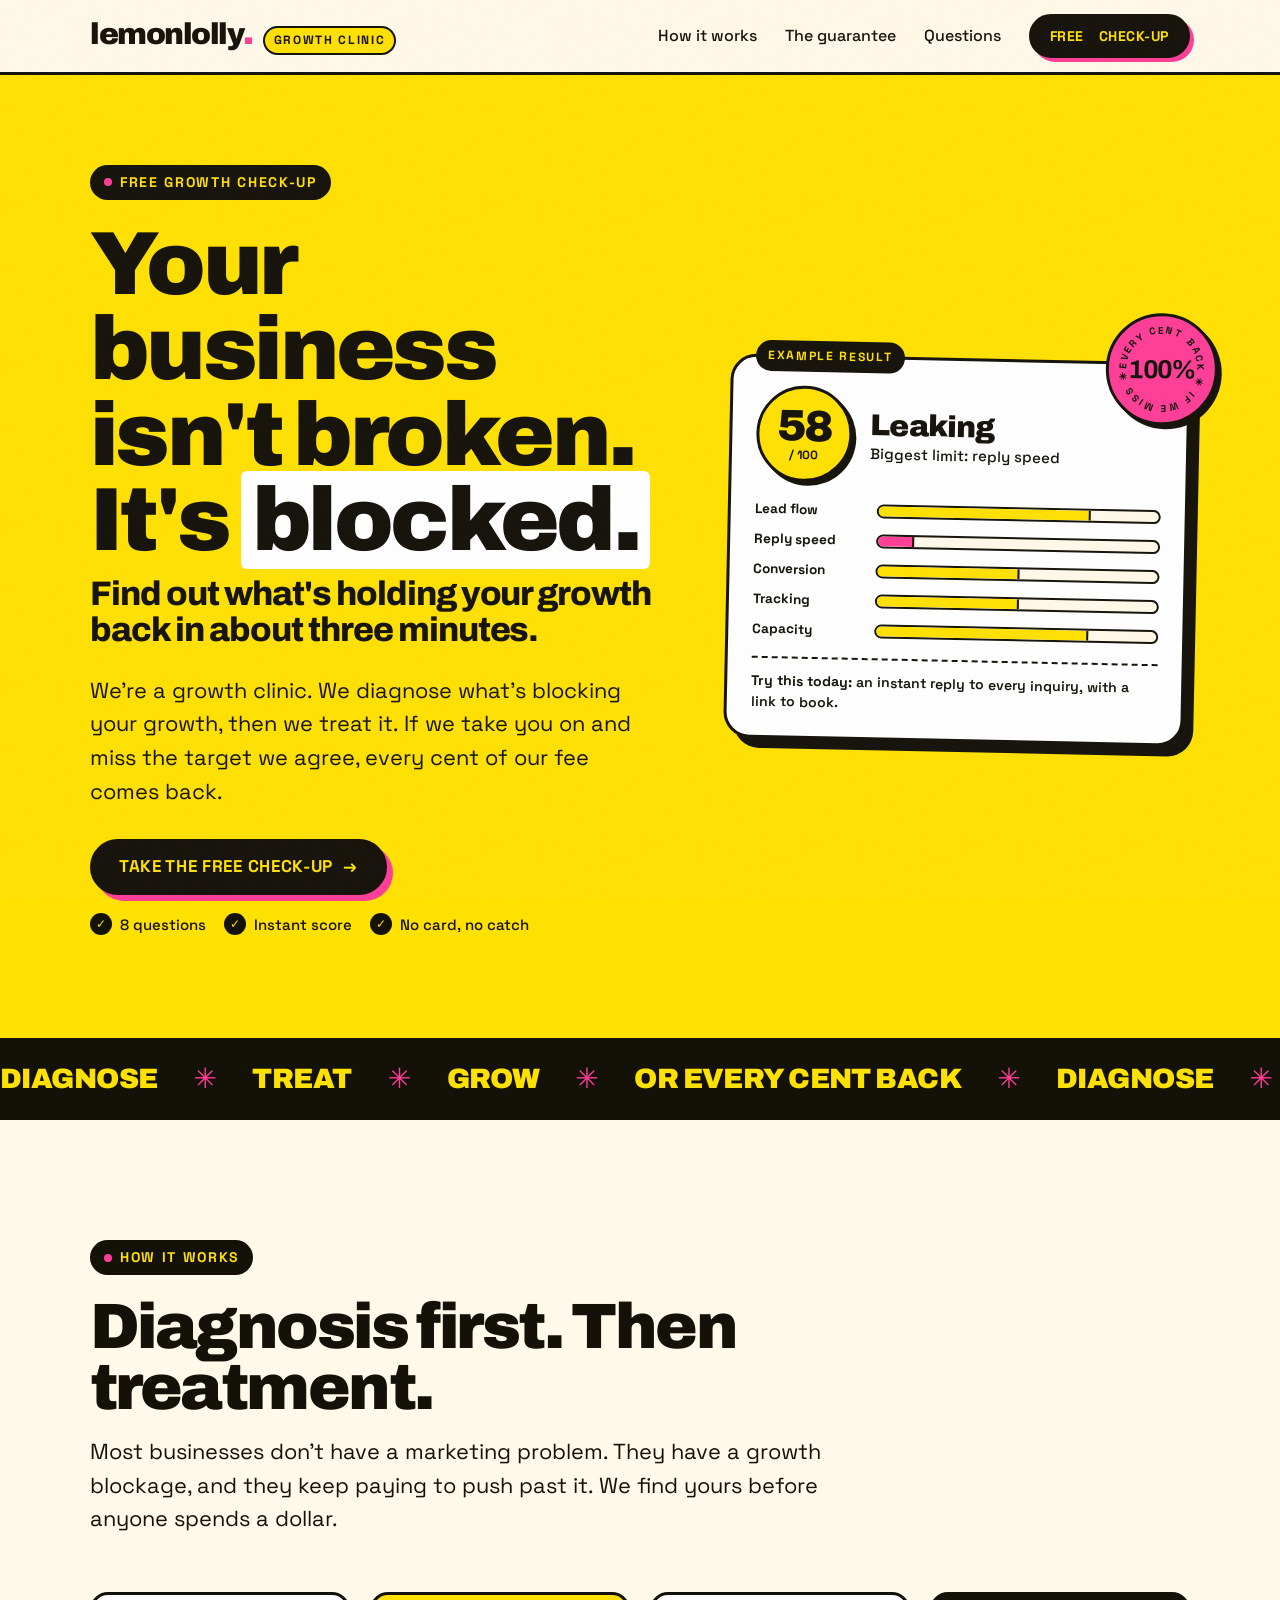
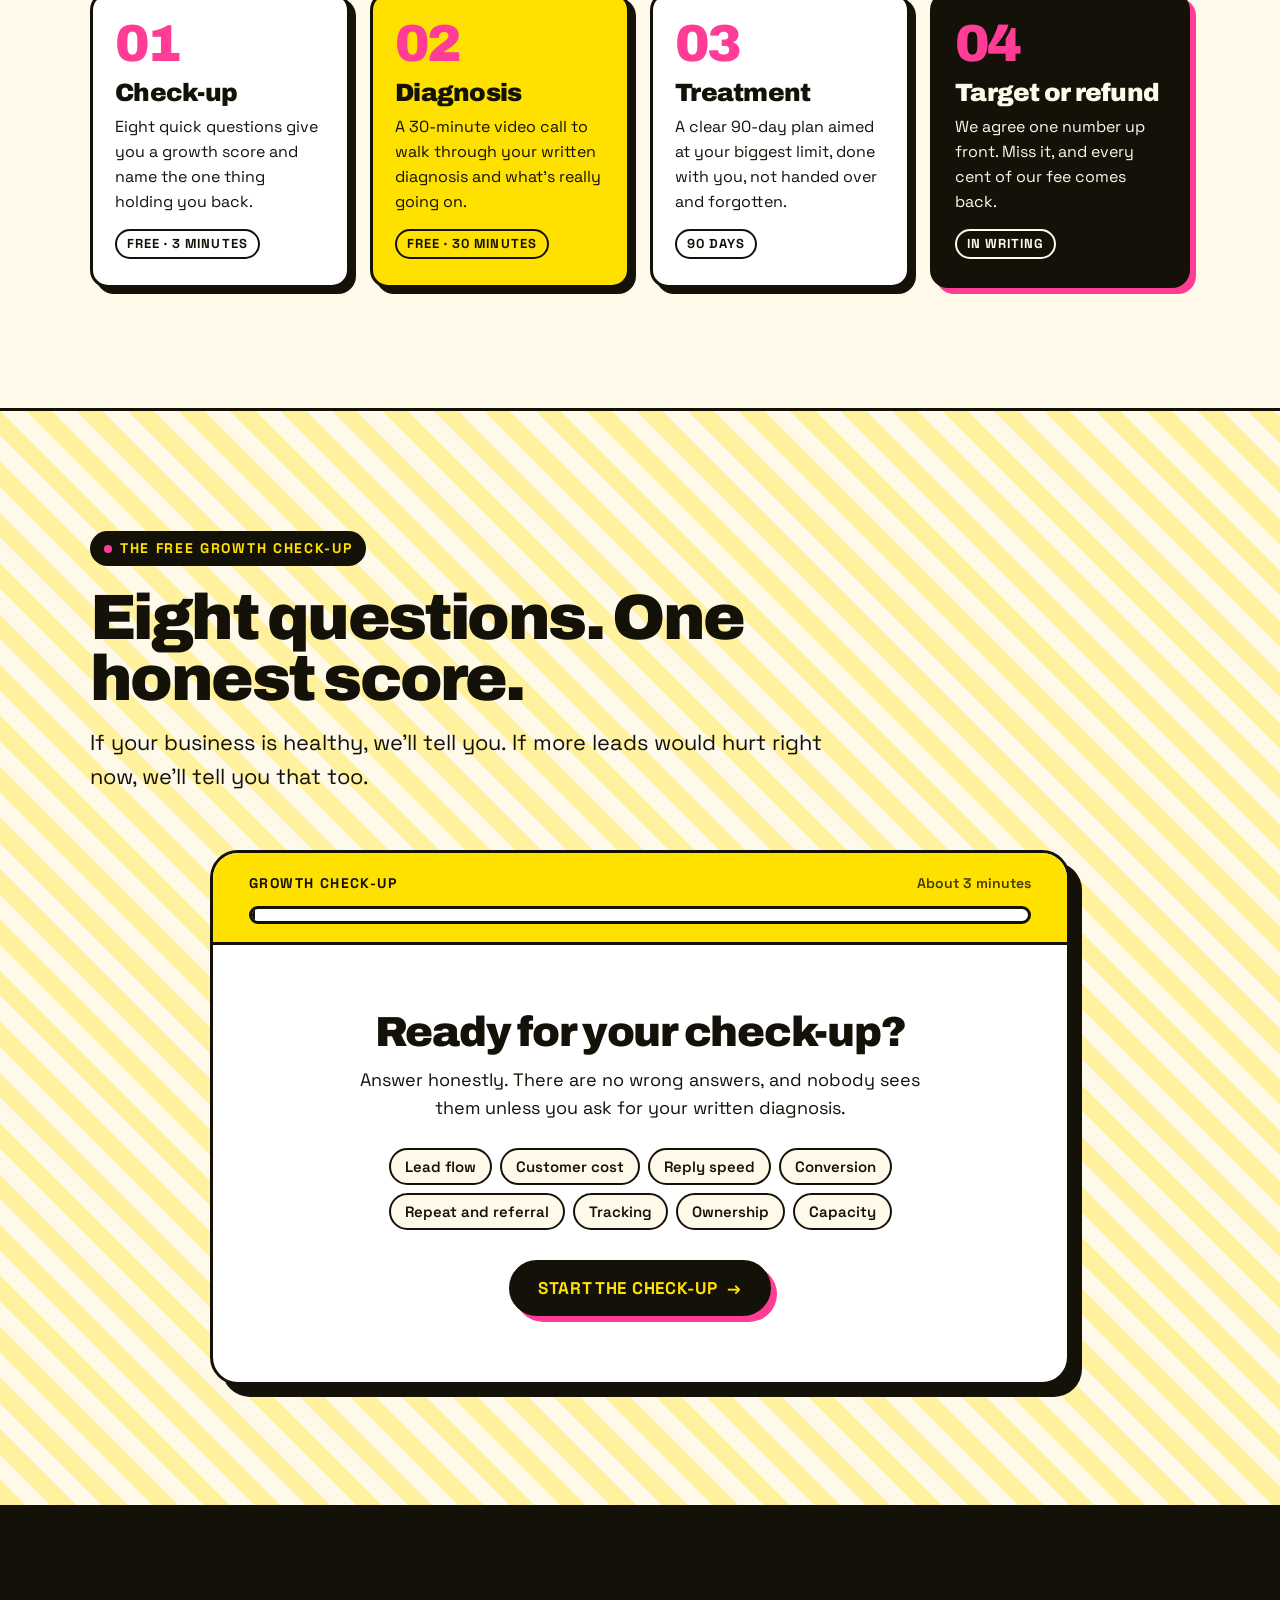
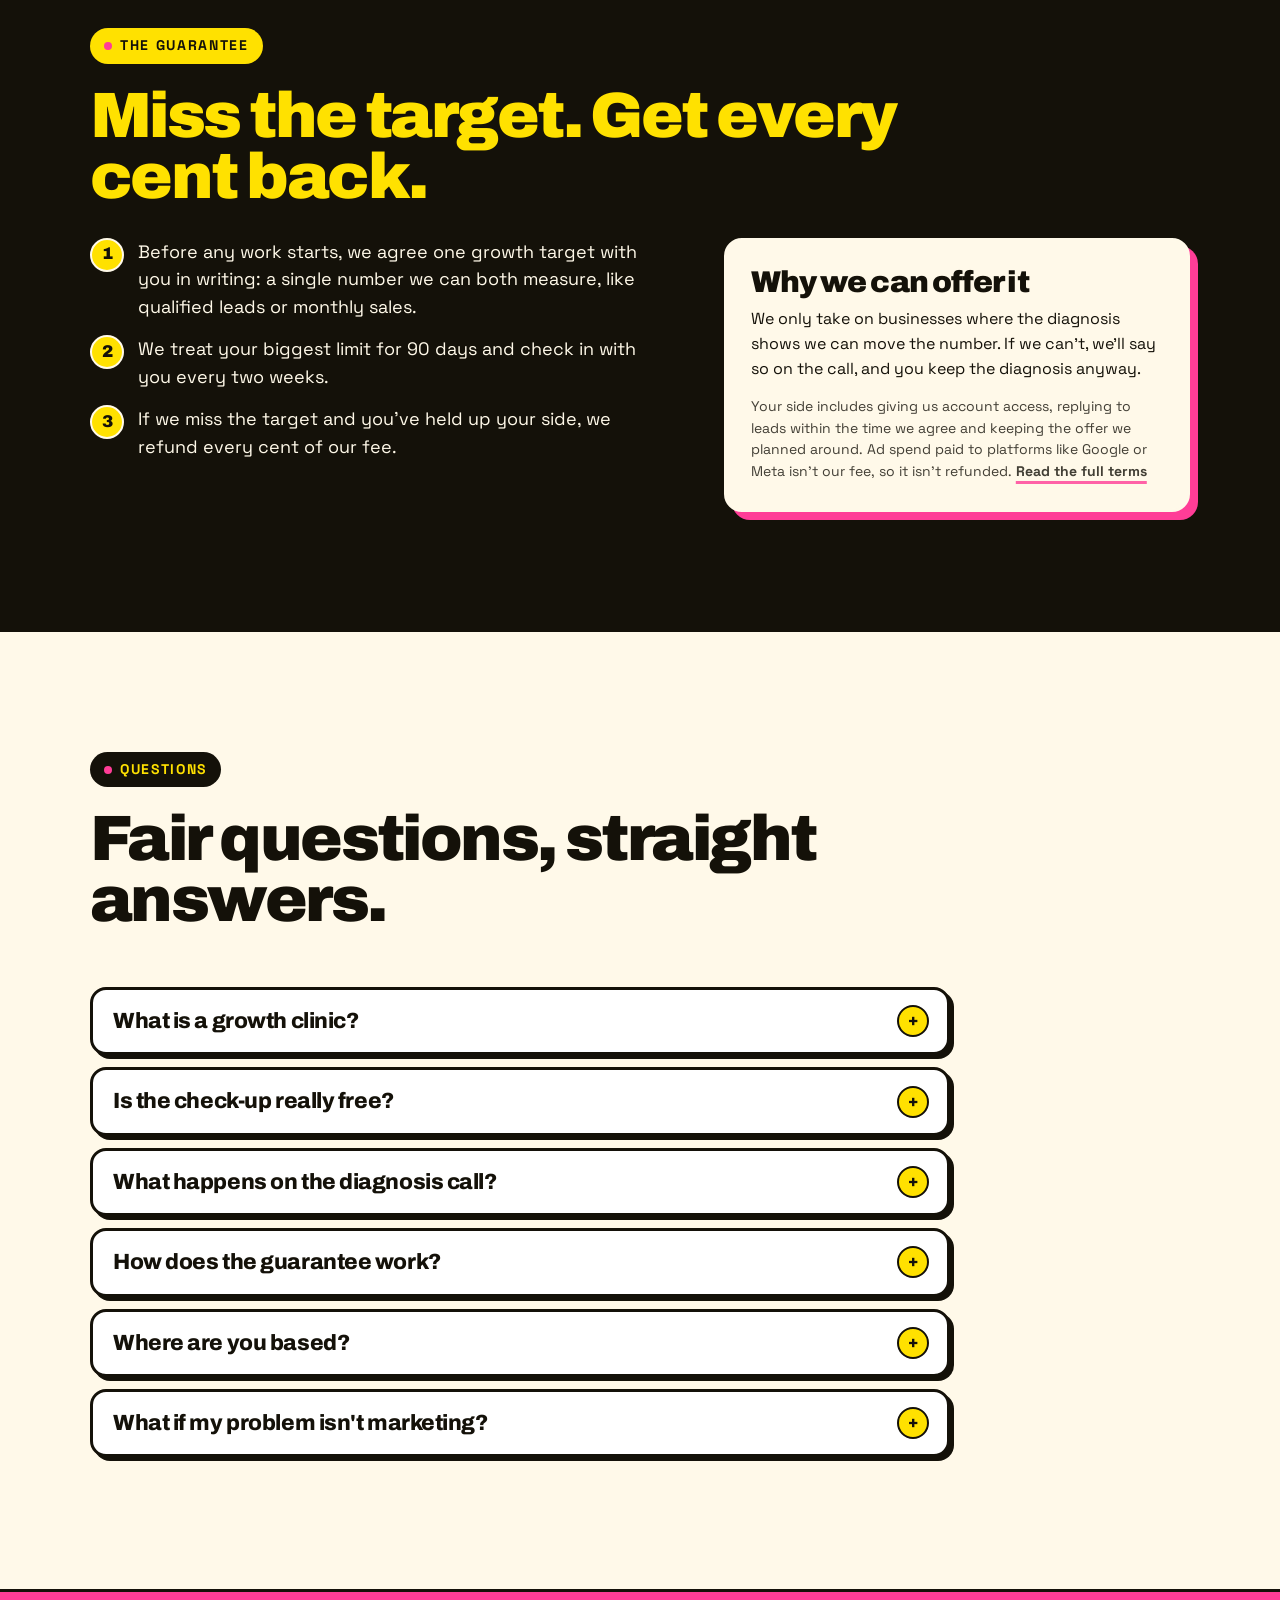
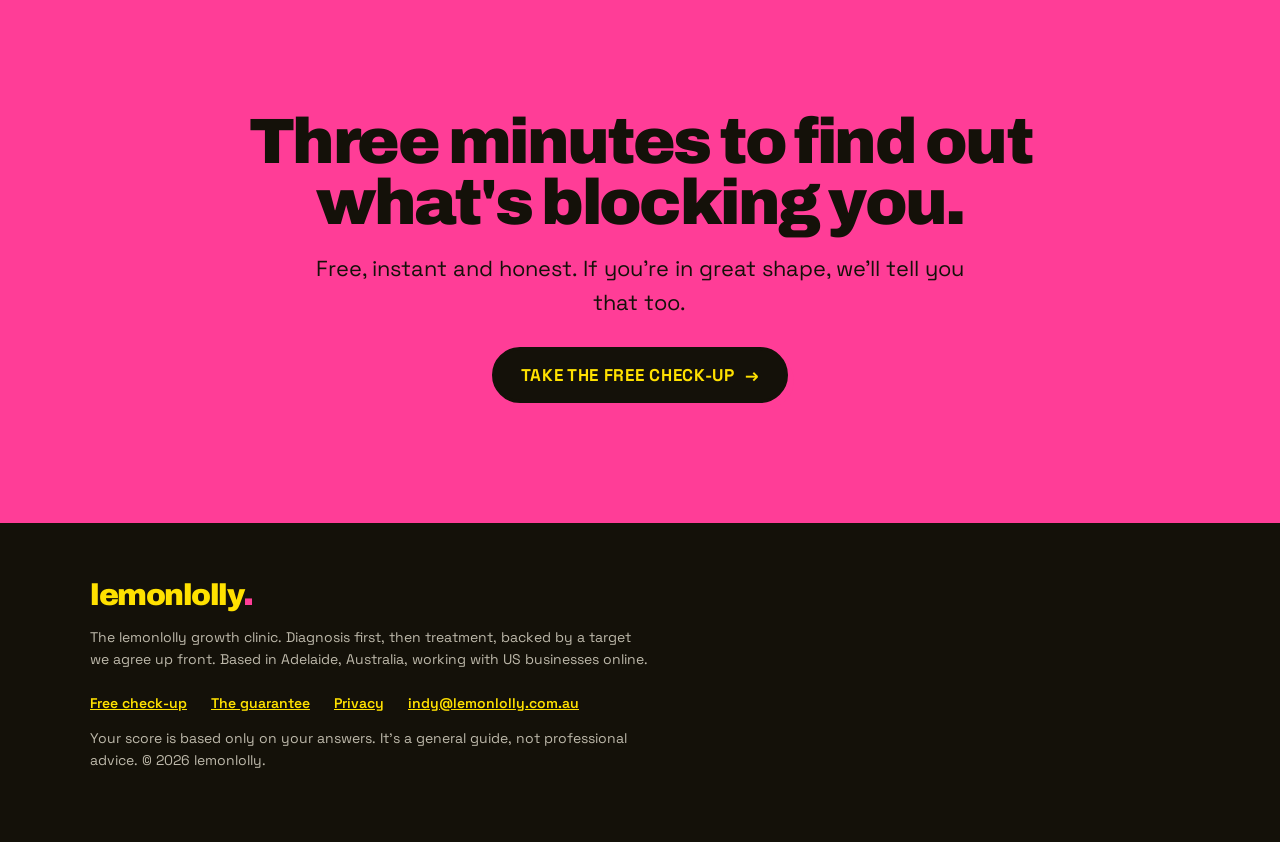
<file: index.html>
<!DOCTYPE html>
<html lang="en-US">
<head>
<meta charset="utf-8">
<meta name="viewport" content="width=device-width, initial-scale=1">
<title>Free growth check-up: find what's blocking your growth | lemonlolly growth clinic</title>
<meta name="description" content="Eight questions, about three minutes, an instant growth score and the one thing holding your business back. Then a plan to treat it, backed by a target we agree up front.">
<link rel="canonical" href="https://www.lemonlolly.vip/">
<meta property="og:type" content="website">
<meta property="og:title" content="Your business isn't broken. It's blocked. Free growth check-up">
<meta property="og:description" content="An instant growth score and the one thing holding your business back. Free, about three minutes.">
<meta property="og:url" content="https://www.lemonlolly.vip/">
<meta name="twitter:card" content="summary">
<meta name="theme-color" content="#FFE100">
<link rel="icon" href="/favicon.svg" type="image/svg+xml">
<link rel="preconnect" href="https://fonts.googleapis.com">
<link rel="preconnect" href="https://fonts.gstatic.com" crossorigin>
<link href="https://fonts.googleapis.com/css2?family=Archivo:wght@500;600;700;800;900&family=Space+Grotesk:wght@400;500;600;700&display=swap" rel="stylesheet">
<link rel="stylesheet" href="/styles.css">

<!-- Google Ads tag (lemonlolly account AW-18373661137). Conversion labels live in /app.js CONFIG. -->
<script async src="https://www.googletagmanager.com/gtag/js?id=AW-18373661137"></script>
<script>
  window.dataLayer = window.dataLayer || [];
  function gtag(){dataLayer.push(arguments);}
  gtag('js', new Date());
  gtag('config', 'AW-18373661137');
</script>

<script type="application/ld+json">
{
  "@context":"https://schema.org",
  "@type":"FAQPage",
  "mainEntity":[
    {"@type":"Question","name":"What is a growth clinic?","acceptedAnswer":{"@type":"Answer","text":"It's where businesses go when growth stalls. We diagnose what's blocking your growth, prescribe a 90-day plan to treat it, and back it with a target we agree up front."}},
    {"@type":"Question","name":"Is the check-up really free?","acceptedAnswer":{"@type":"Answer","text":"Yes. No card and no catch. You see your score the moment you finish."}},
    {"@type":"Question","name":"How does the guarantee work?","acceptedAnswer":{"@type":"Answer","text":"Before we start, we agree one measurable target with you. If we miss it in 90 days and you've done your part, every cent of our fee comes back. Ad spend paid to platforms like Google or Meta isn't our fee, so it isn't refunded."}}
  ]
}
</script>
</head>
<body>
<a class="skip" href="#checkup">Skip to the check-up</a>

<header class="site-head">
  <div class="wrap">
    <a class="brand" href="/" aria-label="lemonlolly growth clinic, home">
      <span class="wordmark">lemonlolly<span class="pinkdot">.</span></span>
      <span class="brand-tag">Growth clinic</span>
    </a>
    <nav class="nav" aria-label="Main">
      <a href="#how">How it works</a>
      <a href="#guarantee">The guarantee</a>
      <a href="#faq">Questions</a>
      <a class="btn btn-ink" href="#checkup" data-start><span class="long">Free&nbsp;</span>check-up</a>
    </nav>
  </div>
</header>

<main>
<section class="hero">
  <div class="wrap hero-grid">
    <div>
      <span class="eyebrow">Free growth check-up</span>
      <h1>Your business isn't broken. It's <span class="hl">blocked.</span></h1>
      <span class="sub">Find out what's holding your growth back in about three minutes.</span>
      <p class="lead">We're a growth clinic. We diagnose what's blocking your growth, then we treat it. If we take you on and miss the target we agree, every cent of our fee comes back.</p>
      <div class="btn-row">
        <a class="btn btn-ink" href="#checkup" data-start>Take the free check-up <span class="arr" aria-hidden="true">→</span></a>
      </div>
      <div class="micro"><span>8 questions</span><span>Instant score</span><span>No card, no catch</span></div>
    </div>

    <div class="eg" aria-label="Example result">
      <span class="eg-pill">Example result</span>
      <div class="seal" aria-hidden="true">
        <svg viewBox="0 0 100 100"><defs><path id="sealRing" d="M50,50 m-38,0 a38,38 0 1,1 76,0 a38,38 0 1,1 -76,0"/></defs><text font-family="Space Grotesk,sans-serif" font-weight="700" font-size="10.5" letter-spacing="2.2" fill="#141109"><textPath href="#sealRing">EVERY CENT BACK ✳ IF WE MISS ✳</textPath></text></svg>
        <b>100%</b>
      </div>
      <div class="eg-top">
        <div class="eg-score"><div><b>58</b><small>/ 100</small></div></div>
        <div class="eg-verdict">Leaking<span>Biggest limit: reply speed</span></div>
      </div>
      <div class="eg-bars">
        <div class="eg-row"><span>Lead flow</span><i style="--v:75%"></i></div>
        <div class="eg-row low"><span>Reply speed</span><i style="--v:12%"></i></div>
        <div class="eg-row"><span>Conversion</span><i style="--v:50%"></i></div>
        <div class="eg-row"><span>Tracking</span><i style="--v:50%"></i></div>
        <div class="eg-row"><span>Capacity</span><i style="--v:75%"></i></div>
      </div>
      <div class="eg-foot"><b>Try this today:</b> an instant reply to every inquiry, with a link to book.</div>
    </div>
  </div>
</section>

<div class="ticker" aria-hidden="true">
  <div class="ticker-track">
    <span>Diagnose</span><span>Treat</span><span>Grow</span><span>Or every cent back</span>
    <span>Diagnose</span><span>Treat</span><span>Grow</span><span>Or every cent back</span>
    <span>Diagnose</span><span>Treat</span><span>Grow</span><span>Or every cent back</span>
    <span>Diagnose</span><span>Treat</span><span>Grow</span><span>Or every cent back</span>
  </div>
</div>

<section class="sec" id="how">
  <div class="wrap">
    <div class="sec-head">
      <span class="eyebrow">How it works</span>
      <h2>Diagnosis first. Then treatment.</h2>
      <p class="lead">Most businesses don't have a marketing problem. They have a growth blockage, and they keep paying to push past it. We find yours before anyone spends a dollar.</p>
    </div>
    <ol class="steps">
      <li class="step"><span class="n">01</span><h3>Check-up</h3><p>Eight quick questions give you a growth score and name the one thing holding you back.</p><span class="when">Free · 3 minutes</span></li>
      <li class="step"><span class="n">02</span><h3>Diagnosis</h3><p>A 30-minute video call to walk through your written diagnosis and what's really going on.</p><span class="when">Free · 30 minutes</span></li>
      <li class="step"><span class="n">03</span><h3>Treatment</h3><p>A clear 90-day plan aimed at your biggest limit, done with you, not handed over and forgotten.</p><span class="when">90 days</span></li>
      <li class="step"><span class="n">04</span><h3>Target or refund</h3><p>We agree one number up front. Miss it, and every cent of our fee comes back.</p><span class="when">In writing</span></li>
    </ol>
  </div>
</section>

<section class="sec check-sec" id="checkup" aria-labelledby="check-title">
  <div class="wrap">
    <div class="sec-head">
      <span class="eyebrow">The free growth check-up</span>
      <h2 id="check-title">Eight questions. One honest score.</h2>
      <p class="lead">If your business is healthy, we'll tell you. If more leads would hurt right now, we'll tell you that too.</p>
    </div>
    <div class="app" id="app">
      <div class="app-head">
        <div class="app-meta"><span id="stepLabel">Growth check-up</span><span class="time" id="timeLeft">About 3 minutes</span></div>
        <div class="progress" role="progressbar" aria-label="Check-up progress" aria-valuemin="0" aria-valuemax="100" aria-valuenow="0"><i id="bar"></i></div>
      </div>
      <div class="app-body" id="appBody" aria-live="polite">
        <noscript><p>The check-up needs JavaScript. Turn it on, or email <a class="textlink" href="mailto:indy@lemonlolly.com.au">indy@lemonlolly.com.au</a> and we'll send it to you.</p></noscript>
      </div>
    </div>
  </div>
</section>

<section class="sec guarantee" id="guarantee">
  <div class="wrap">
    <span class="eyebrow">The guarantee</span>
    <h2>Miss the target. Get every cent back.</h2>
    <div class="g-grid">
      <ul class="g-list">
        <li><b>1</b><span>Before any work starts, we agree one growth target with you in writing: a single number we can both measure, like qualified leads or monthly sales.</span></li>
        <li><b>2</b><span>We treat your biggest limit for 90 days and check in with you every two weeks.</span></li>
        <li><b>3</b><span>If we miss the target and you've held up your side, we refund every cent of our fee.</span></li>
      </ul>
      <div class="g-card">
        <h3>Why we can offer it</h3>
        <p>We only take on businesses where the diagnosis shows we can move the number. If we can't, we'll say so on the call, and you keep the diagnosis anyway.</p>
        <p class="fine">Your side includes giving us account access, replying to leads within the time we agree and keeping the offer we planned around. Ad spend paid to platforms like Google or Meta isn't our fee, so it isn't refunded. <a class="textlink" href="/guarantee">Read the full terms</a></p>
      </div>
    </div>
  </div>
</section>

<section class="sec" id="faq">
  <div class="wrap">
    <div class="sec-head">
      <span class="eyebrow">Questions</span>
      <h2>Fair questions, straight answers.</h2>
    </div>
    <div class="faq">
      <details><summary>What is a growth clinic?</summary><p>It's where businesses go when growth stalls. We don't start by selling you a package. We diagnose what's blocking your growth, prescribe a 90-day plan to treat it, and back it with a target we agree up front.</p></details>
      <details><summary>Is the check-up really free?</summary><p>Yes. No card and no catch. You see your score the moment you finish. We only ask for your email if you want the written diagnosis or a call.</p></details>
      <details><summary>What happens on the diagnosis call?</summary><p>It's a 30-minute video call. We walk through your written diagnosis, dig into your biggest limit and show you the plan we'd prescribe. If we're not the right fit, we'll tell you, and you keep the diagnosis.</p></details>
      <details><summary>How does the guarantee work?</summary><p>We agree one measurable target before we start. If we miss it within 90 days and you've done your part, every cent of our fee comes back. Ad spend paid to platforms like Google or Meta isn't our fee, so it isn't refunded. <a class="textlink" href="/guarantee">Read the full terms</a>.</p></details>
      <details><summary>Where are you based?</summary><p>Our team is in Adelaide, Australia, and has been helping businesses grow since 2014. Everything runs online, and diagnosis calls are booked in your afternoon, shown in your own time zone.</p></details>
      <details><summary>What if my problem isn't marketing?</summary><p>Then we'll say so. If your business can't handle more customers yet, the check-up will show it, and we'll tell you to fix delivery before paying for a single extra lead.</p></details>
    </div>
  </div>
</section>

<section class="sec cta-band">
  <div class="wrap">
    <h2>Three minutes to find out what's blocking you.</h2>
    <p class="lead">Free, instant and honest. If you're in great shape, we'll tell you that too.</p>
    <div class="btn-row"><a class="btn btn-ink" href="#checkup" data-start>Take the free check-up <span class="arr" aria-hidden="true">→</span></a></div>
  </div>
</section>
</main>

<footer class="site-foot">
  <div class="wrap">
    <a class="wordmark" href="/">lemonlolly<span class="pinkdot">.</span></a>
    <p>The lemonlolly growth clinic. Diagnosis first, then treatment, backed by a target we agree up front. Based in Adelaide, Australia, working with US businesses online.</p>
    <div class="flinks">
      <a href="#checkup">Free check-up</a>
      <a href="/guarantee">The guarantee</a>
      <a href="/privacy">Privacy</a>
      <a href="mailto:indy@lemonlolly.com.au">indy@lemonlolly.com.au</a>
    </div>
    <p>Your score is based only on your answers. It's a general guide, not professional advice. © 2026 lemonlolly.</p>
  </div>
</footer>

<script src="/app.js"></script>
</body>
</html>
</file>
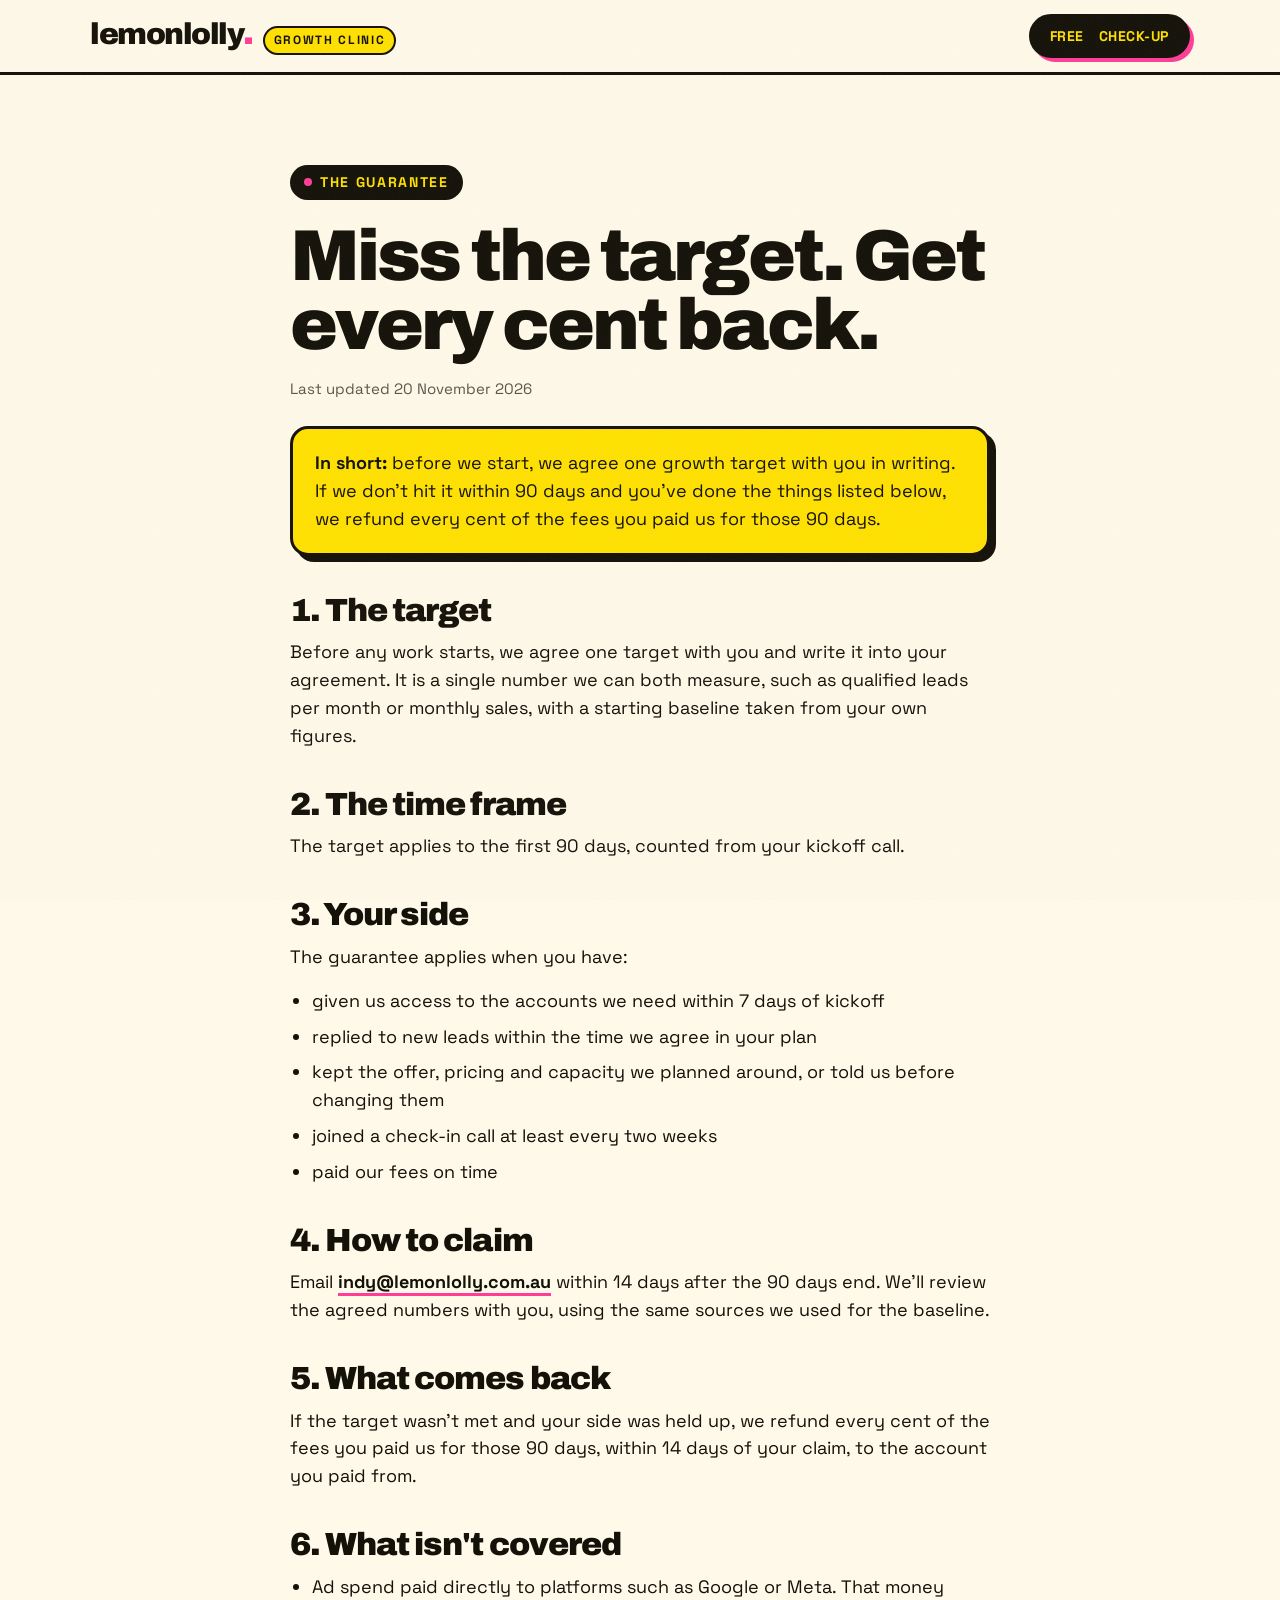
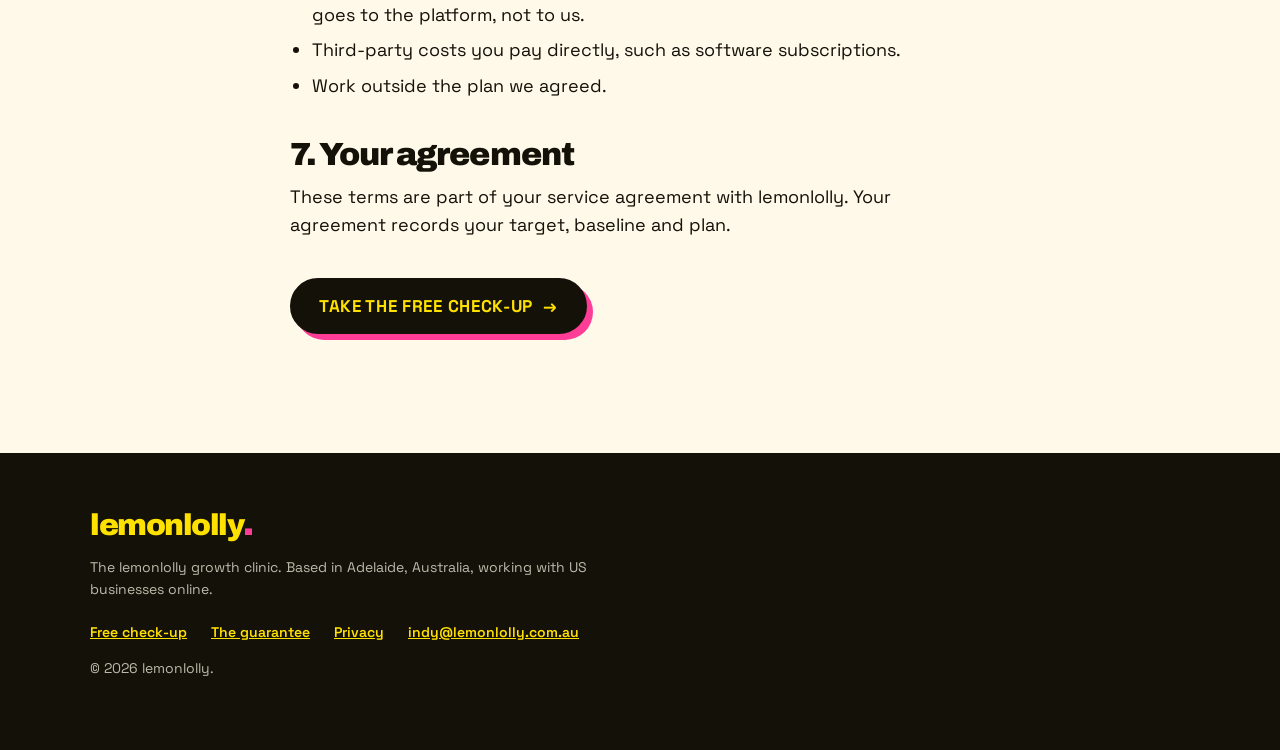
<file: guarantee.html>
<!DOCTYPE html>
<html lang="en-US">
<head>
<meta charset="utf-8">
<meta name="viewport" content="width=device-width, initial-scale=1">
<title>The growth clinic guarantee: full terms | lemonlolly</title>
<meta name="description" content="If we take you on and miss the growth target we agree, every cent of our fee comes back. Here's exactly how the guarantee works.">
<link rel="canonical" href="https://www.lemonlolly.vip/guarantee">
<meta property="og:title" content="The growth clinic guarantee | lemonlolly">
<meta property="og:description" content="Miss the target we agree, get every cent of our fee back. The full terms.">
<meta property="og:url" content="https://www.lemonlolly.vip/guarantee">
<meta name="theme-color" content="#FFE100">
<link rel="icon" href="/favicon.svg" type="image/svg+xml">
<link rel="preconnect" href="https://fonts.googleapis.com">
<link rel="preconnect" href="https://fonts.gstatic.com" crossorigin>
<link href="https://fonts.googleapis.com/css2?family=Archivo:wght@500;600;700;800;900&family=Space+Grotesk:wght@400;500;600;700&display=swap" rel="stylesheet">
<link rel="stylesheet" href="/styles.css">
<script async src="https://www.googletagmanager.com/gtag/js?id=AW-18373661137"></script>
<script>window.dataLayer=window.dataLayer||[];function gtag(){dataLayer.push(arguments);}gtag('js',new Date());gtag('config','AW-18373661137');</script>
</head>
<body>
<header class="site-head">
  <div class="wrap">
    <a class="brand" href="/" aria-label="lemonlolly growth clinic, home">
      <span class="wordmark">lemonlolly<span class="pinkdot">.</span></span>
      <span class="brand-tag">Growth clinic</span>
    </a>
    <nav class="nav" aria-label="Main"><a class="btn btn-ink" href="/#checkup"><span class="long">Free&nbsp;</span>check-up</a></nav>
  </div>
</header>

<main class="doc">
  <span class="eyebrow">The guarantee</span>
  <h1>Miss the target. Get every cent back.</h1>
  <p class="updated">Last updated 20 November 2026</p>
  <div class="box"><p><b>In short:</b> before we start, we agree one growth target with you in writing. If we don't hit it within 90 days and you've done the things listed below, we refund every cent of the fees you paid us for those 90 days.</p></div>

  <h2>1. The target</h2>
  <p>Before any work starts, we agree one target with you and write it into your agreement. It is a single number we can both measure, such as qualified leads per month or monthly sales, with a starting baseline taken from your own figures.</p>

  <h2>2. The time frame</h2>
  <p>The target applies to the first 90 days, counted from your kickoff call.</p>

  <h2>3. Your side</h2>
  <p>The guarantee applies when you have:</p>
  <ul>
    <li>given us access to the accounts we need within 7 days of kickoff</li>
    <li>replied to new leads within the time we agree in your plan</li>
    <li>kept the offer, pricing and capacity we planned around, or told us before changing them</li>
    <li>joined a check-in call at least every two weeks</li>
    <li>paid our fees on time</li>
  </ul>

  <h2>4. How to claim</h2>
  <p>Email <a class="textlink" href="mailto:indy@lemonlolly.com.au">indy@lemonlolly.com.au</a> within 14 days after the 90 days end. We'll review the agreed numbers with you, using the same sources we used for the baseline.</p>

  <h2>5. What comes back</h2>
  <p>If the target wasn't met and your side was held up, we refund every cent of the fees you paid us for those 90 days, within 14 days of your claim, to the account you paid from.</p>

  <h2>6. What isn't covered</h2>
  <ul>
    <li>Ad spend paid directly to platforms such as Google or Meta. That money goes to the platform, not to us.</li>
    <li>Third-party costs you pay directly, such as software subscriptions.</li>
    <li>Work outside the plan we agreed.</li>
  </ul>

  <h2>7. Your agreement</h2>
  <p>These terms are part of your service agreement with lemonlolly. Your agreement records your target, baseline and plan.</p>

  <p style="margin-top:40px"><a class="btn btn-ink" href="/#checkup">Take the free check-up <span class="arr" aria-hidden="true">→</span></a></p>
</main>

<footer class="site-foot">
  <div class="wrap">
    <a class="wordmark" href="/">lemonlolly<span class="pinkdot">.</span></a>
    <p>The lemonlolly growth clinic. Based in Adelaide, Australia, working with US businesses online.</p>
    <div class="flinks"><a href="/#checkup">Free check-up</a><a href="/guarantee">The guarantee</a><a href="/privacy">Privacy</a><a href="mailto:indy@lemonlolly.com.au">indy@lemonlolly.com.au</a></div>
    <p>© 2026 lemonlolly.</p>
  </div>
</footer>
</body>
</html>
</file>
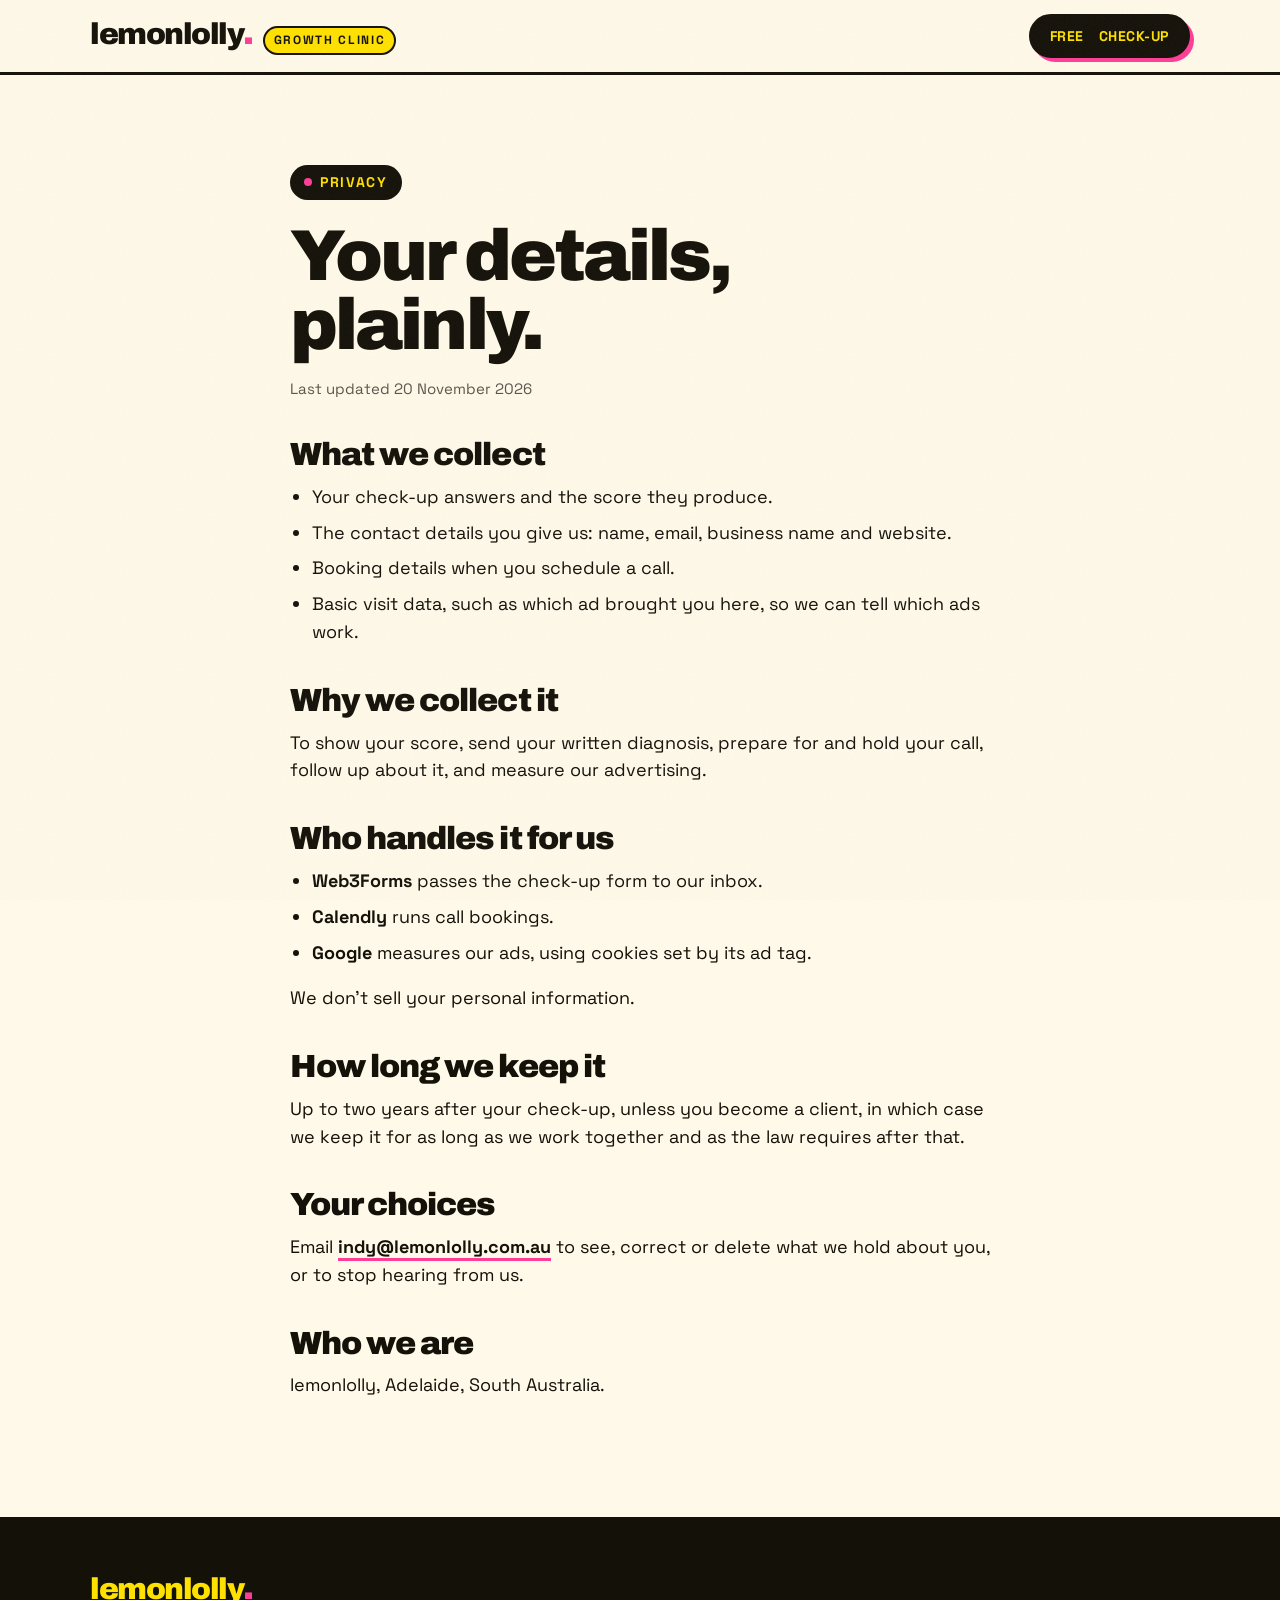
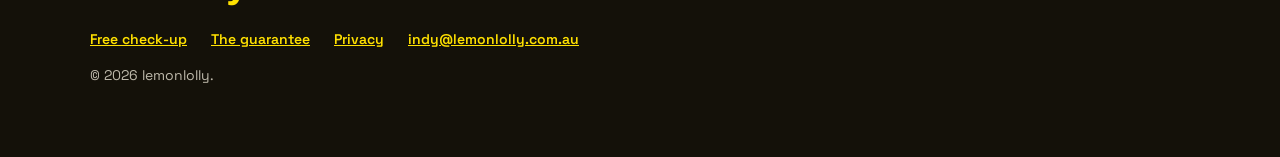
<file: privacy.html>
<!DOCTYPE html>
<html lang="en-US">
<head>
<meta charset="utf-8">
<meta name="viewport" content="width=device-width, initial-scale=1">
<title>Privacy | lemonlolly growth clinic</title>
<meta name="description" content="What we collect when you take the free growth check-up or book a call, why, and how to have it changed or deleted.">
<link rel="canonical" href="https://www.lemonlolly.vip/privacy">
<meta name="theme-color" content="#FFE100">
<link rel="icon" href="/favicon.svg" type="image/svg+xml">
<link rel="preconnect" href="https://fonts.googleapis.com">
<link rel="preconnect" href="https://fonts.gstatic.com" crossorigin>
<link href="https://fonts.googleapis.com/css2?family=Archivo:wght@500;600;700;800;900&family=Space+Grotesk:wght@400;500;600;700&display=swap" rel="stylesheet">
<link rel="stylesheet" href="/styles.css">
</head>
<body>
<header class="site-head">
  <div class="wrap">
    <a class="brand" href="/" aria-label="lemonlolly growth clinic, home">
      <span class="wordmark">lemonlolly<span class="pinkdot">.</span></span>
      <span class="brand-tag">Growth clinic</span>
    </a>
    <nav class="nav" aria-label="Main"><a class="btn btn-ink" href="/#checkup"><span class="long">Free&nbsp;</span>check-up</a></nav>
  </div>
</header>

<main class="doc">
  <span class="eyebrow">Privacy</span>
  <h1>Your details, plainly.</h1>
  <p class="updated">Last updated 20 November 2026</p>

  <h2>What we collect</h2>
  <ul>
    <li>Your check-up answers and the score they produce.</li>
    <li>The contact details you give us: name, email, business name and website.</li>
    <li>Booking details when you schedule a call.</li>
    <li>Basic visit data, such as which ad brought you here, so we can tell which ads work.</li>
  </ul>

  <h2>Why we collect it</h2>
  <p>To show your score, send your written diagnosis, prepare for and hold your call, follow up about it, and measure our advertising.</p>

  <h2>Who handles it for us</h2>
  <ul>
    <li><b>Web3Forms</b> passes the check-up form to our inbox.</li>
    <li><b>Calendly</b> runs call bookings.</li>
    <li><b>Google</b> measures our ads, using cookies set by its ad tag.</li>
  </ul>
  <p>We don't sell your personal information.</p>

  <h2>How long we keep it</h2>
  <p>Up to two years after your check-up, unless you become a client, in which case we keep it for as long as we work together and as the law requires after that.</p>

  <h2>Your choices</h2>
  <p>Email <a class="textlink" href="mailto:indy@lemonlolly.com.au">indy@lemonlolly.com.au</a> to see, correct or delete what we hold about you, or to stop hearing from us.</p>

  <h2>Who we are</h2>
  <p>lemonlolly, Adelaide, South Australia.</p>
</main>

<footer class="site-foot">
  <div class="wrap">
    <a class="wordmark" href="/">lemonlolly<span class="pinkdot">.</span></a>
    <div class="flinks"><a href="/#checkup">Free check-up</a><a href="/guarantee">The guarantee</a><a href="/privacy">Privacy</a><a href="mailto:indy@lemonlolly.com.au">indy@lemonlolly.com.au</a></div>
    <p>© 2026 lemonlolly.</p>
  </div>
</footer>
</body>
</html>
</file>
<file: styles.css>
/* lemonlolly growth clinic (lemonlolly.vip) — brand system v1.0 */
:root{
  --lemon:#FFE100; --pink:#FF3D97; --ink:#141109; --cream:#FFF9E9; --white:#FFFFFF;
  --ink-soft:#3b3526;
  --bw:3px;
  --shadow:6px 6px 0 var(--ink);
  --shadow-lg:10px 10px 0 var(--ink);
  --radius:18px;
  --display:"Archivo","Archivo Black",system-ui,sans-serif;
  --body:"Space Grotesk",system-ui,-apple-system,"Segoe UI",sans-serif;
  --wrap:1180px;
  --gutter:clamp(16px,4vw,40px);
}
*{box-sizing:border-box}
html{scroll-behavior:smooth;-webkit-text-size-adjust:100%}
body{margin:0;background:var(--cream);color:var(--ink);font-family:var(--body);font-size:18px;line-height:1.55;overflow-x:hidden}
body::before{content:"";position:fixed;inset:0;pointer-events:none;z-index:100;opacity:.05;
  background-image:url("data:image/svg+xml,%3Csvg xmlns='http://www.w3.org/2000/svg' width='160' height='160'%3E%3Cfilter id='n'%3E%3CfeTurbulence type='fractalNoise' baseFrequency='.9' numOctaves='2' stitchTiles='stitch'/%3E%3C/filter%3E%3Crect width='100%25' height='100%25' filter='url(%23n)'/%3E%3C/svg%3E")}
img,svg{max-width:100%;display:block}
a{color:inherit}
:focus-visible{outline:3px solid var(--pink);outline-offset:3px;border-radius:6px}
.wrap{max-width:var(--wrap);margin:0 auto;padding:0 var(--gutter)}
.skip{position:absolute;left:-999px;top:8px;background:var(--ink);color:var(--lemon);padding:10px 16px;border-radius:999px;z-index:200}
.skip:focus{left:8px}
[hidden]{display:none!important}

/* type */
h1,h2,h3,.display{font-family:var(--display);font-weight:900;letter-spacing:-.04em;line-height:.95;margin:0}
h1{font-size:clamp(44px,7vw,92px)}
h2{font-size:clamp(36px,5.2vw,64px)}
h3{font-size:clamp(22px,2.4vw,30px);letter-spacing:-.03em;line-height:1.02}
.sub{display:block;font-family:var(--display);font-weight:800;letter-spacing:-.03em;line-height:1.05;font-size:clamp(23px,2.8vw,34px);margin-top:.4em}
p{margin:0 0 .9em}
.lead{font-size:clamp(19px,1.7vw,22px);max-width:34em}
.eyebrow{display:inline-flex;align-items:center;gap:8px;font-weight:700;font-size:14px;letter-spacing:.12em;text-transform:uppercase;background:var(--ink);color:var(--lemon);padding:7px 14px;border-radius:999px;margin-bottom:22px}
.eyebrow::before{content:"";width:8px;height:8px;border-radius:50%;background:var(--pink)}
.hl{background:var(--white);padding:0 .12em;box-decoration-break:clone;-webkit-box-decoration-break:clone;border-radius:6px}
.pinkdot{color:var(--pink)}
section{position:relative}
.sec{padding:clamp(72px,10vw,120px) 0}
.sec-head{max-width:820px;margin-bottom:clamp(32px,5vw,56px)}
.sec-head p{margin-top:16px}

/* buttons */
.btn{display:inline-flex;align-items:center;justify-content:center;gap:10px;min-height:56px;padding:14px 26px;border:var(--bw) solid var(--ink);border-radius:999px;font-family:var(--body);font-weight:700;font-size:17px;letter-spacing:.04em;text-transform:uppercase;text-decoration:none;cursor:pointer;--bs:var(--ink);box-shadow:6px 6px 0 var(--bs);transition:transform .12s ease,box-shadow .12s ease;text-align:center;line-height:1.15}
.btn:hover{transform:translate(-2px,-2px);box-shadow:8px 8px 0 var(--bs)}
.btn:active{transform:translate(4px,4px);box-shadow:2px 2px 0 var(--bs)}
.btn[disabled]{opacity:.55;cursor:wait}
.btn-ink{background:var(--ink);color:var(--lemon);--bs:var(--pink)}
.btn-lemon{background:var(--lemon);color:var(--ink)}
.btn-pink{background:var(--pink);color:var(--ink)}
.btn .arr{transition:transform .15s}
.btn:hover .arr{transform:translateX(4px)}
.btn-row{display:flex;flex-wrap:wrap;gap:16px;align-items:center}
.micro{font-size:15px;font-weight:500;margin-top:18px;display:flex;flex-wrap:wrap;gap:8px 18px}
.micro span{display:flex;align-items:center;gap:8px}
.micro span::before{content:"✓";display:inline-grid;place-items:center;width:22px;height:22px;border-radius:50%;background:var(--ink);color:var(--lemon);font-size:12px;font-weight:700;flex:none}
.textlink{font-weight:700;text-decoration:underline;text-decoration-thickness:3px;text-decoration-color:var(--pink);text-underline-offset:5px}
.linkbtn{background:none;border:0;padding:0;font:inherit;font-weight:700;cursor:pointer;color:var(--ink);text-decoration:underline;text-decoration-thickness:2px;text-underline-offset:4px}

/* header */
.site-head{position:sticky;top:0;z-index:50;background:var(--cream);border-bottom:var(--bw) solid var(--ink)}
.site-head .wrap{display:flex;align-items:center;justify-content:space-between;gap:16px;height:72px}
.brand{display:flex;align-items:baseline;gap:10px;text-decoration:none}
.wordmark{font-family:var(--display);font-weight:900;font-size:30px;letter-spacing:-.05em;line-height:1}
.wordmark .pinkdot{font-size:1.1em}
.brand-tag{font-weight:700;font-size:12px;letter-spacing:.14em;text-transform:uppercase;border:2px solid var(--ink);border-radius:999px;padding:3px 9px;background:var(--lemon)}
.nav{display:flex;align-items:center;gap:28px}
.nav a:not(.btn){text-decoration:none;font-weight:500;font-size:16px}
.nav a:not(.btn):hover{text-decoration:underline;text-decoration-thickness:3px;text-decoration-color:var(--pink);text-underline-offset:5px}
.nav .btn{min-height:44px;padding:8px 18px;font-size:14px;box-shadow:4px 4px 0 var(--bs)}
@media (max-width:860px){.nav a:not(.btn){display:none}}
@media (max-width:480px){.brand-tag{display:none}.wordmark{font-size:26px}.nav .btn .long{display:none}}

/* hero */
.hero{background:var(--lemon);border-bottom:var(--bw) solid var(--ink);padding:clamp(44px,7vw,92px) 0 clamp(64px,8vw,104px);overflow:hidden}
.hero-grid{display:grid;grid-template-columns:1.1fr .9fr;gap:clamp(40px,5vw,70px);align-items:center}
.hero .sub{margin-bottom:26px;max-width:18em}
.hero .lead{margin-bottom:30px}
@media (max-width:960px){.hero-grid{grid-template-columns:1fr}}

/* example result card */
.eg{position:relative;background:var(--white);border:var(--bw) solid var(--ink);border-radius:26px;box-shadow:var(--shadow-lg);padding:28px 24px 22px;transform:rotate(1.2deg);max-width:460px;justify-self:center;width:100%}
.eg-pill{position:absolute;left:22px;top:-17px;background:var(--ink);color:var(--lemon);font-weight:700;font-size:12px;letter-spacing:.14em;text-transform:uppercase;padding:6px 12px;border-radius:999px}
.eg-top{display:flex;align-items:center;gap:18px;margin-bottom:18px;padding-right:64px}
.eg-score{flex:none;width:96px;height:96px;border-radius:50%;background:var(--lemon);border:var(--bw) solid var(--ink);display:grid;place-items:center;box-shadow:4px 4px 0 var(--ink);text-align:center}
.eg-score b{font-family:var(--display);font-weight:900;font-size:44px;letter-spacing:-.05em;line-height:1;display:block}
.eg-score small{display:block;font-size:12px;font-weight:700;margin-top:-2px}
.eg-verdict{font-family:var(--display);font-weight:900;font-size:clamp(24px,2.6vw,30px);letter-spacing:-.03em;line-height:1}
.eg-verdict span{display:block;font-family:var(--body);font-weight:500;font-size:15px;letter-spacing:0;margin-top:6px}
.eg-bars{display:grid;gap:9px}
.eg-row{display:grid;grid-template-columns:112px 1fr;gap:10px;align-items:center;font-size:13.5px;font-weight:700}
.eg-row i{display:block;height:14px;border:2px solid var(--ink);border-radius:999px;background:var(--cream);overflow:hidden}
.eg-row i::after{content:"";display:block;height:100%;width:var(--v);background:var(--lemon);border-right:2px solid var(--ink)}
.eg-row.low i::after{background:var(--pink)}
.eg-foot{margin-top:16px;padding-top:12px;border-top:2px dashed var(--ink);font-size:14px;font-weight:600}
.eg-foot b{color:var(--ink)}
.seal{position:absolute;right:-30px;top:-52px;z-index:2;width:112px;height:112px;border-radius:50%;background:var(--pink);border:var(--bw) solid var(--ink);display:grid;place-items:center;box-shadow:4px 4px 0 var(--ink)}
.seal svg{position:absolute;inset:6px;width:calc(100% - 12px);height:calc(100% - 12px);animation:spin 18s linear infinite}
.seal b{font-family:var(--display);font-size:26px;line-height:1;letter-spacing:-.04em}
@keyframes spin{to{transform:rotate(360deg)}}
@media (prefers-reduced-motion:reduce){.seal svg,.ticker-track{animation:none}}
@media (max-width:520px){
  .eg{transform:none;padding:26px 16px 18px}
  .eg-top{padding-right:52px;gap:14px}
  .eg-score{width:80px;height:80px}.eg-score b{font-size:36px}
  .eg-row{grid-template-columns:96px 1fr;font-size:12.5px}
  .seal{width:88px;height:88px;right:-6px;top:-50px}
  .seal b{font-size:20px}
}

/* ticker */
.ticker{background:var(--ink);color:var(--lemon);border-bottom:var(--bw) solid var(--ink);overflow:hidden;padding:16px 0}
.ticker-track{display:flex;gap:36px;width:max-content;animation:tick 36s linear infinite}
.ticker span{font-family:var(--display);font-weight:900;font-size:clamp(20px,2.4vw,28px);letter-spacing:-.02em;text-transform:uppercase;white-space:nowrap;display:flex;align-items:center;gap:36px}
.ticker span::after{content:"✳";color:var(--pink)}
@keyframes tick{to{transform:translateX(-50%)}}

/* how it works */
.steps{display:grid;grid-template-columns:repeat(4,1fr);gap:20px;list-style:none;padding:0;margin:0}
.step{background:var(--white);border:var(--bw) solid var(--ink);border-radius:var(--radius);padding:26px 22px;box-shadow:var(--shadow)}
.step:nth-child(2){background:var(--lemon)}
.step:nth-child(4){background:var(--ink);color:var(--cream);box-shadow:6px 6px 0 var(--pink)}
.step .n{font-family:var(--display);font-weight:900;font-size:52px;letter-spacing:-.05em;line-height:.9;color:var(--pink);display:block;margin-bottom:12px}
.step h3{font-size:clamp(21px,2vw,25px);margin-bottom:10px}
.step p{margin:0;font-size:16px}
.step .when{display:inline-block;margin-top:14px;font-size:13px;font-weight:700;letter-spacing:.08em;text-transform:uppercase;border:2px solid currentColor;border-radius:999px;padding:3px 10px}
@media (max-width:1000px){.steps{grid-template-columns:1fr 1fr}}
@media (max-width:560px){.steps{grid-template-columns:1fr}}

/* the check-up */
.check-sec{border-top:var(--bw) solid var(--ink);border-bottom:var(--bw) solid var(--ink);background-color:var(--cream);background-image:repeating-linear-gradient(45deg,rgba(255,225,0,.32) 0 18px,transparent 18px 36px)}
.app{max-width:860px;margin:0 auto;background:var(--white);border:var(--bw) solid var(--ink);border-radius:28px;box-shadow:12px 12px 0 var(--ink);overflow:hidden;scroll-margin-top:96px}
.app-head{background:var(--lemon);border-bottom:var(--bw) solid var(--ink);padding:20px clamp(18px,3.4vw,36px) 18px}
.app-meta{display:flex;justify-content:space-between;align-items:center;gap:12px;font-weight:700;font-size:14px;letter-spacing:.1em;text-transform:uppercase;margin-bottom:12px}
.app-meta .time{letter-spacing:0;text-transform:none;font-weight:600;opacity:.8}
.progress{height:18px;border:var(--bw) solid var(--ink);border-radius:999px;background:var(--white);overflow:hidden}
.progress i{display:block;height:100%;width:0;background:repeating-linear-gradient(45deg,var(--ink) 0 8px,var(--pink) 8px 16px);border-right:var(--bw) solid var(--ink);transition:width .35s ease}
.app-body{padding:clamp(24px,3.6vw,40px) clamp(18px,3.4vw,40px) clamp(26px,3.6vw,40px);min-height:420px}
.start-panel{text-align:center;padding:clamp(10px,3vw,26px) 0}
.start-panel h3{font-size:clamp(28px,3.6vw,42px);margin-bottom:12px}
.start-panel p{max-width:32em;margin:0 auto 26px}
.start-panel .btn-row{justify-content:center}
.start-list{list-style:none;padding:0;margin:0 auto 30px;display:flex;flex-wrap:wrap;justify-content:center;gap:8px;max-width:640px}
.start-list li{border:2px solid var(--ink);border-radius:999px;padding:5px 14px;font-weight:600;font-size:15px;background:var(--cream)}
.q{border:0;margin:0;padding:0;min-width:0}
.q legend{font-family:var(--display);font-weight:800;font-size:clamp(23px,2.6vw,30px);letter-spacing:-.025em;line-height:1.12;padding:0;margin-bottom:6px}
.q .area{display:inline-block;font-weight:700;font-size:13px;letter-spacing:.12em;text-transform:uppercase;border:2px solid var(--ink);border-radius:999px;padding:3px 10px;margin-bottom:14px;background:var(--cream)}
.q .help{display:block;font-size:15px;opacity:.75;margin:0 0 6px}
.opts{display:grid;grid-template-columns:1fr;gap:10px;margin-top:18px}
.opts.two{grid-template-columns:1fr 1fr}
@media (max-width:600px){.opts.two{grid-template-columns:1fr}}
.opt{position:relative;display:block}
.opt input{position:absolute;opacity:0;width:1px;height:1px}
.opt span{display:flex;align-items:center;gap:12px;min-height:54px;padding:12px 16px;border:var(--bw) solid var(--ink);border-radius:14px;background:var(--cream);font-weight:500;font-size:17px;line-height:1.3;cursor:pointer;transition:background .1s,transform .1s}
.opt span::before{content:"";flex:none;width:20px;height:20px;border:var(--bw) solid var(--ink);border-radius:50%;background:var(--white)}
.opt span:hover{background:var(--white)}
.opt input:checked + span{background:var(--lemon);font-weight:700;box-shadow:4px 4px 0 var(--ink);transform:translate(-2px,-2px)}
.opt input:checked + span::before{background:var(--ink);box-shadow:inset 0 0 0 3px var(--lemon)}
.opt input:focus-visible + span{outline:3px solid var(--pink);outline-offset:3px}
.qual{margin-bottom:28px;padding-bottom:24px;border-bottom:2px dashed rgba(20,17,9,.25)}
.qual:last-of-type{border-bottom:0;margin-bottom:0;padding-bottom:0}
.qual legend{font-size:clamp(20px,2.1vw,24px)}
.qual.missing{outline:3px solid var(--pink);outline-offset:8px;border-radius:12px}
.step-actions{display:flex;justify-content:space-between;align-items:center;gap:14px;margin-top:28px;padding-top:22px;border-top:var(--bw) solid var(--ink)}
.step-actions .btn{margin-left:auto}
.step-err{color:#b0005a;font-weight:700;margin:14px 0 0}

/* results */
.res-top{display:grid;grid-template-columns:auto 1fr;gap:clamp(20px,4vw,40px);align-items:center;margin-bottom:26px}
.dial{position:relative;width:clamp(170px,22vw,200px);aspect-ratio:1}
.dial svg{width:100%;height:100%;transform:rotate(-90deg)}
.dial .num{position:absolute;inset:0;display:grid;place-items:center;text-align:center}
.dial b{font-family:var(--display);font-weight:900;font-size:clamp(56px,7vw,70px);letter-spacing:-.06em;line-height:.9;display:block}
.dial small{display:block;font-weight:700;font-size:15px;margin-top:4px}
.kicker{display:inline-block;font-weight:700;font-size:13px;letter-spacing:.14em;text-transform:uppercase;border:2px solid var(--ink);border-radius:999px;padding:4px 12px;margin-bottom:12px;background:var(--cream)}
.kicker.b0{background:var(--pink)}.kicker.b1{background:var(--lemon)}.kicker.b2{background:var(--ink);color:var(--lemon)}
.verdict{font-size:clamp(30px,4.2vw,48px);margin-bottom:10px}
.verdict-line{font-size:clamp(17px,1.6vw,19px);margin:0;max-width:30em}
@media (max-width:640px){.res-top{grid-template-columns:1fr;justify-items:center;text-align:center}.verdict-line{margin:0 auto}}
.res-block{border:var(--bw) solid var(--ink);border-radius:20px;padding:clamp(18px,3vw,28px);margin-top:22px;background:var(--cream)}
.res-block h3{font-size:clamp(22px,2.4vw,28px);margin-bottom:12px}
.limit{border-color:var(--ink);background:var(--white);box-shadow:8px 8px 0 var(--pink)}
.limit .tag{display:inline-block;font-weight:700;font-size:13px;letter-spacing:.12em;text-transform:uppercase;background:var(--pink);border:2px solid var(--ink);border-radius:999px;padding:3px 10px;margin-bottom:12px}
.limit .line{font-size:clamp(18px,1.8vw,21px);font-weight:600;margin-bottom:14px}
.limit .tip{margin:0;padding:12px 14px;border-radius:12px;background:var(--cream);border:2px dashed rgba(20,17,9,.4);font-size:16px}
.cats{display:grid;gap:12px}
.cat{display:grid;grid-template-columns:minmax(150px,200px) 1fr;gap:14px;align-items:center}
.cat-name{font-weight:700;font-size:16px;line-height:1.2}
.bar{height:22px;border:var(--bw) solid var(--ink);border-radius:999px;background:var(--white);overflow:hidden}
.bar i{display:block;height:100%;width:0;background:var(--lemon);border-right:var(--bw) solid var(--ink);transition:width .9s cubic-bezier(.2,.8,.2,1)}
.bar.low i{background:var(--pink)}
.cat.is-limit .cat-name::after{content:" ← biggest limit";color:#b0005a;font-size:13px}
@media (max-width:560px){.cat{grid-template-columns:1fr}.cat .bar{margin-top:-6px}}
.gate{background:var(--ink);color:var(--cream);border-color:var(--ink);box-shadow:10px 10px 0 var(--pink)}
.gate h3{color:var(--lemon);font-size:clamp(26px,3vw,36px)}
.gate .fields{display:grid;grid-template-columns:1fr 1fr;gap:14px;margin-top:18px}
.field{display:grid;gap:6px}
.field label{font-weight:700;font-size:15px}
.opt-l{font-weight:400;opacity:.75}
input[type=text],input[type=email],input[type=url]{font:inherit;font-size:17px;width:100%;min-height:52px;padding:12px 14px;border:var(--bw) solid var(--cream);border-radius:12px;background:var(--cream);color:var(--ink)}
input[type=text]:focus,input[type=email]:focus,input[type=url]:focus{outline:none;background:var(--white);box-shadow:4px 4px 0 var(--pink)}
input[aria-invalid=true]{border-color:var(--pink);box-shadow:0 0 0 3px var(--pink)}
.gate .btn{width:100%;margin-top:20px;--bs:var(--lemon)}
.gate .guar{margin:16px 0 0;font-size:15px;text-align:center;color:var(--cream)}
.gate .guar a{color:var(--lemon)}
.gate .small{font-size:14px;opacity:.75;margin:10px 0 0;text-align:center}
.gate .err{color:var(--pink);font-weight:700;margin:12px 0 0}
.gate .err a{color:var(--lemon)}
@media (max-width:560px){.gate .fields{grid-template-columns:1fr}}
.booking{margin-top:22px;border:var(--bw) solid var(--ink);border-radius:20px;overflow:hidden;background:var(--white)}
.booking-head{background:var(--lemon);border-bottom:var(--bw) solid var(--ink);padding:16px 20px}
.booking-head h3{font-size:clamp(22px,2.4vw,28px)}
.booking-head p{margin:6px 0 0;font-size:15px}
.cal{min-width:320px;height:700px}
.done{background:var(--lemon);text-align:center}
.done h3{font-size:clamp(26px,3vw,36px)}
.restart{margin-top:20px;text-align:center;font-size:15px}

/* guarantee band */
.guarantee{background:var(--ink);color:var(--cream)}
.guarantee .eyebrow{background:var(--lemon);color:var(--ink)}
.guarantee h2{color:var(--lemon);max-width:13em}
.g-grid{display:grid;grid-template-columns:1.1fr .9fr;gap:clamp(32px,5vw,64px);align-items:start;margin-top:30px}
.g-list{list-style:none;margin:0;padding:0;display:grid;gap:14px}
.g-list li{display:flex;gap:14px;align-items:flex-start;font-size:18px}
.g-list li b{flex:none;display:grid;place-items:center;width:34px;height:34px;border-radius:50%;background:var(--lemon);color:var(--ink);font-family:var(--display);font-weight:900;font-size:17px;border:2px solid var(--cream)}
.g-card{background:var(--cream);color:var(--ink);border:var(--bw) solid var(--cream);border-radius:var(--radius);padding:26px 24px;box-shadow:8px 8px 0 var(--pink)}
.g-card h3{margin-bottom:10px}
.g-card p{font-size:16px}
.g-card .fine{font-size:14px;opacity:.8;margin:0}
@media (max-width:860px){.g-grid{grid-template-columns:1fr}}

/* faq */
.faq{max-width:860px}
.faq details{border:var(--bw) solid var(--ink);border-radius:16px;background:var(--white);margin-bottom:12px;box-shadow:4px 4px 0 var(--ink)}
.faq summary{cursor:pointer;list-style:none;padding:18px 54px 18px 20px;font-family:var(--display);font-weight:800;font-size:clamp(19px,2vw,22px);letter-spacing:-.02em;line-height:1.2;position:relative}
.faq summary::-webkit-details-marker{display:none}
.faq summary::after{content:"+";position:absolute;right:18px;top:50%;transform:translateY(-50%);width:28px;height:28px;border-radius:50%;background:var(--lemon);border:2px solid var(--ink);display:grid;place-items:center;font-family:var(--body);font-size:20px;line-height:1}
.faq details[open] summary::after{content:"–"}
.faq details p{padding:0 20px 18px;margin:0;font-size:17px}

/* closing cta */
.cta-band{background:var(--pink);border-top:var(--bw) solid var(--ink);text-align:center}
.cta-band h2{max-width:14em;margin:0 auto 18px}
.cta-band p{max-width:30em;margin:0 auto 28px}
.cta-band .btn-row{justify-content:center}

/* legal pages */
.doc{max-width:780px;margin:0 auto;padding:clamp(48px,7vw,90px) var(--gutter) clamp(64px,8vw,110px)}
.doc h1{font-size:clamp(40px,6vw,72px);margin-bottom:18px}
.doc h2{font-size:clamp(24px,2.8vw,32px);letter-spacing:-.03em;margin:40px 0 12px}
.doc p,.doc li{font-size:18px}
.doc ul,.doc ol{padding-left:1.2em;margin:0 0 1em}
.doc li{margin-bottom:8px}
.doc .updated{font-size:15px;opacity:.7}
.doc .box{border:var(--bw) solid var(--ink);border-radius:var(--radius);background:var(--lemon);padding:20px 22px;box-shadow:var(--shadow);margin:26px 0}
.doc .box p:last-child{margin:0}

/* footer */
.site-foot{background:var(--ink);color:var(--cream);border-top:var(--bw) solid var(--ink);padding:52px 0 70px}
.site-foot .wordmark{color:var(--lemon);font-size:30px;text-decoration:none}
.site-foot p{margin:14px 0 0;font-size:14px;color:rgba(255,249,233,.72);max-width:40em}
.site-foot a{color:var(--lemon)}
.flinks{margin-top:22px;display:flex;gap:12px 24px;flex-wrap:wrap;font-size:14px;font-weight:600}
</file>
